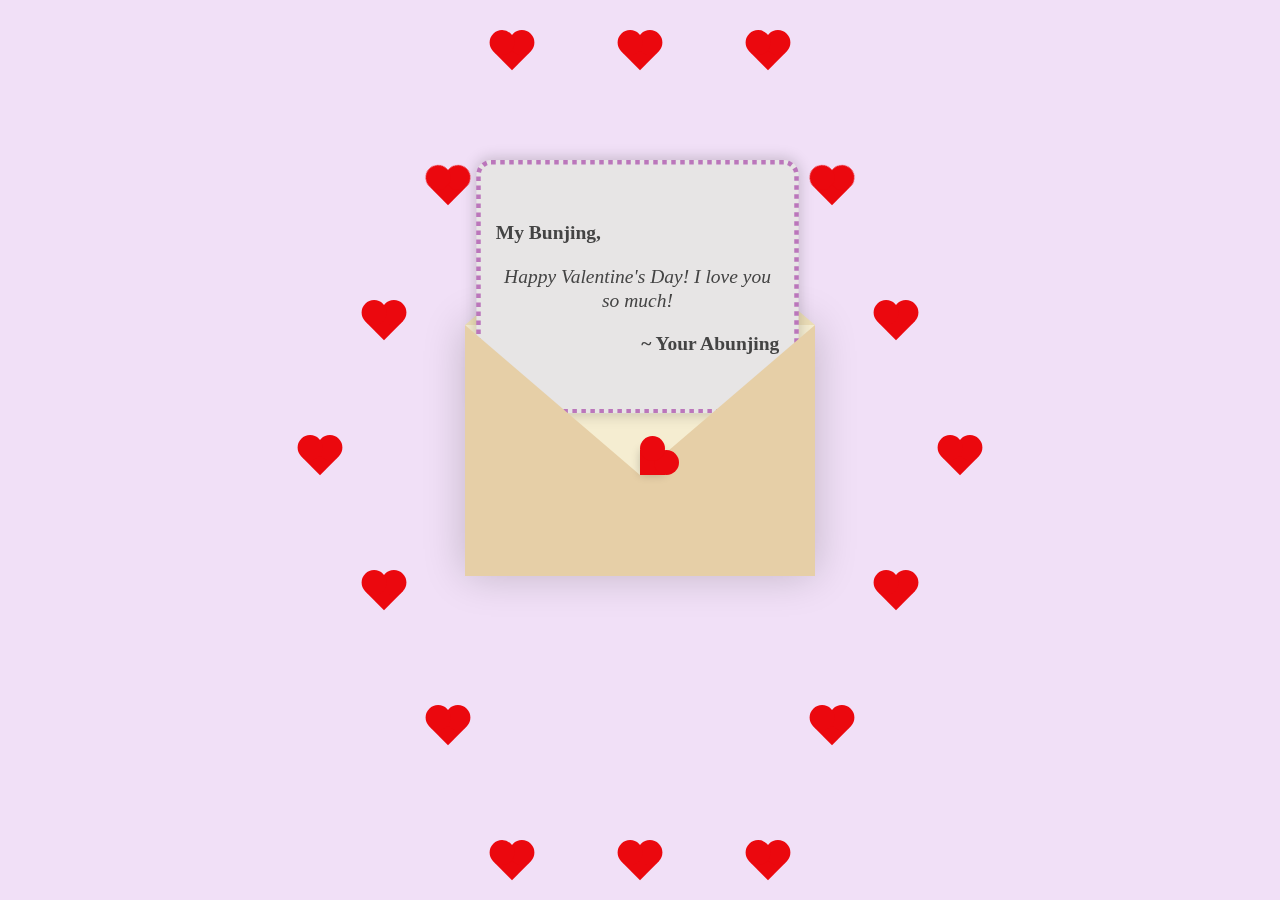
<file: HappyValentinesDay.html>
<!DOCTYPE html>
<html lang="en">
<head>
    <meta charset="UTF-8">
    <meta name="viewport" content="width=device-width, initial-scale=1.0">
    <title>Happy Valentine's Day Bunjing</title>

    <link rel="stylesheet" href="HappyValentinesDay.css">
</head>
<body>
    <div class="container">
        <div class="envelope-wrapper flap">
            <div class="envelope">
                <div class="letter">
                    <div class="font text">
                        <p><strong> My Bunjing,</strong></p>
                        <p class="message"><em>Happy Valentine's Day! I love you so much!</em></p>
                        <p class="bunj"><strong>~ Your Abunjing</strong></p>
                    </div>
                </div>
            </div>
            <div class="heart"></div>
            <div class="heart-bounce heart-base heart2"></div>
            <div class="heart-bounce heart-base heart3"></div>
            <div class="heart-bounce heart-base heart4"></div>
            <div class="heart-bounce heart-base heart5"></div>
            <div class="heart-bounce heart-base heart6"></div>
            <div class="heart-bounce heart-base heart7"></div>
            <div class="heart-bounce heart-base heart8"></div>
            <div class="heart-bounce heart-base heart9"></div>
            <div class="heart-bounce heart-base heart10"></div>
            <div class="heart-bounce heart-base heart11"></div>
            <div class="heart-bounce heart-base heart12"></div>
            <div class="heart-bounce heart-base heart13"></div>
            <div class="heart-bounce heart-base heart14"></div>
            <div class="heart-bounce heart-base heart15"></div>
            <div class="heart-bounce heart-base heart16"></div>
            <div class="heart-bounce heart-base heart17"></div>
        </div>
    </div>
    <script>
        const envelope = document.querySelector('.envelope-wrapper');
        envelope.addEventListener('click', () => {
            envelope.classList.toggle('flap');
        });
    </script>
</body>
</html>
</file>
<file: HappyValentinesDay.css>
:root {
    --bg-color: #f1e0f7;
    --primary: #e7e5e5;
    --bg-envelope-color: #f5edd1;
    --envelope-tab: #ecdeb8;
    --envelope-cover: #e6cfa7;
    --shadow-color: rgba(0, 0, 0, 0.2);
    --txt-color: #444;
    --heart-color: #eb080e;
    --border: #bb76bb;
}

body {
    margin: 0;
    padding: 0;
    box-sizing: border-box;
    background: var(--bg-color);
    display: flex;
    align-items: center;
    justify-content: center;
}

@font-face {
    font-family: Kollektif;
    src: url('https://cdn.courses.apisystem.tech/memberships/N3at4scjGwoJ8pffJQ5K/post-materials/ddd763f2-c8f7-4342-87dc-3e7bbff85cd9/Kollektif.woff2') format('woff2');
}

.font {
    font-family: "Kollektif" !important;
    font-weight: normal;
    font-style: normal;
}

.container {
    height: 100vh;
    display: grid;
    place-items: center;
}

.container > .envelope-wrapper {
    background: var(--bg-envelope-color);
    box-shadow: 0 0 40px var(--shadow-color);
}

.envelope-wrapper > .envelope {
    position: relative;
    width: 350px;
    height: 250px;
}

.envelope-wrapper > .envelope::before {
    content: '';
    position: absolute;
    z-index: 2;
    border-top: 150px solid var(--envelope-tab);
    border-right: 175px solid transparent;
    border-left: 175px solid transparent;
    top: 0;
    transform-origin: top;
    transition: all 0.5s ease-in-out 0.7s;
}

.envelope-wrapper > .envelope::after {
    content: '';
    position: absolute;
    z-index: 2;
    width: 0px;
    height: 0px;
    border-top: 150px solid transparent;
    border-right: 175px solid var(--envelope-cover);
    border-left: 175px solid var(--envelope-cover);
    border-bottom: 101px solid var(--envelope-cover);
}

.envelope > .letter {
    position: absolute;
    right: 20%;
    bottom: 0;
    width: 54%;
    height: 45%;
    border: 3px dotted var(--border);
    border-radius: 10px;
    background: var(--primary);
    transition: all 1s ease-in-out;
    padding: 25px 10px;
    box-shadow: 0 0 10px var(--shadow-color);
}

.envelope > .letter > .text {
    font-size: 13px;
    color: var(--txt-color);
}

.message {
    text-align: center;
}

.bunj {
    text-align: right;
}

.heart {
    position: absolute;
    top: 50%;
    left: 50%;
    width: 25px;
    height: 25px;
    background: var(--heart-color);
    z-index: 4;
    transform: translate(-50%, -20%) rotate(45deg);
    transition: tranform 0.5s ease-in-out 1s;
    box-shadow: 0 0 10px var(--shadow-color);
    cursor: pointer;
}

.heart::before, 
.heart::after {
    content: '';
    position: absolute;
    width: 25px;
    height: 25px;
    background: var(--heart-color);
    border-radius: 50%;
}

.heart::before {
    top: -14.5px;
}

.heart::after {
    right: 14.5px;
}

@keyframes heart-bounce {
    0%,
    20%,
    50%,
    80%, 
    100% {
        transform: translateY(0) rotate(45deg);
    }

    40% {
        transform: translateY(-25px) rotate(45deg);
    }

    60% {
        transform: translateY(-10px) rotate(45deg);
    }
}

.heart-base {
    
    animation: heart-bounce 3s infinite ease;
    position: absolute;
    width: 25px;
    height: 25px;
    background: var(--heart-color);
    z-index: 4;
    transform: translate(-50%, -20%) rotate(45deg);
}

.heart-base::before, 
.heart-base::after {
    content: '';
    position: absolute;
    width: 25px;
    height: 25px;
    background: var(--heart-color);
    border-radius: 50%;
}

.heart-base::before {
    top: -14.5px;
}

.heart-base::after {
    right: 14.5px;
}

.heart2 {
    animation-delay: 1s;
    top: 50%;
    left: 25%;
}

.heart3 {
    top: 35%;
    left: 30%;
}

.heart4 {
    animation-delay: 1s;
    top: 20%;
    left: 35%;
}

.heart5 {
    top: 5%;
    left: 40%;
}

.heart6 {
    animation-delay: 1s;
    top: 5%;
    left: 50%;
}

.heart7 {
    top: 5%;
    left: 60%;
}

.heart8 {
    animation-delay: 1s;
    top: 20%;
    left: 65%;
}

.heart9 {
    top: 35%;
    left: 70%;
}

.heart10 {
    animation-delay: 1s;
    top: 50%;
    left: 75%;
}

.heart11 {
    top: 65%;
    left: 70%;
}

.heart12 {
    animation-delay: 1s;
    top: 80%;
    left: 65%;
}

.heart13 {
    top: 95%;
    left: 60%;
}

.heart14 {
    animation-delay: 1s;
    top: 95%;
    left: 50%;
}

.heart15 {
    top: 95%;
    left: 40%;
}

.heart16 {
    animation-delay: 1s;
    top: 80%;
    left: 35%;
}

.heart17 {
    top: 65%;
    left: 30%;
}

.flap > .envelope::before {
   z-index: 0;
    transform: rotateX(180deg);
}

.flap > .envelope > .letter {
    bottom: 205px;
    transform: scale(1.5);
    transition-delay: 1s;
}

.flap > .heart {
    transform: rotate(90deg);
    transition-delay: 0.4s;
}
</file>
